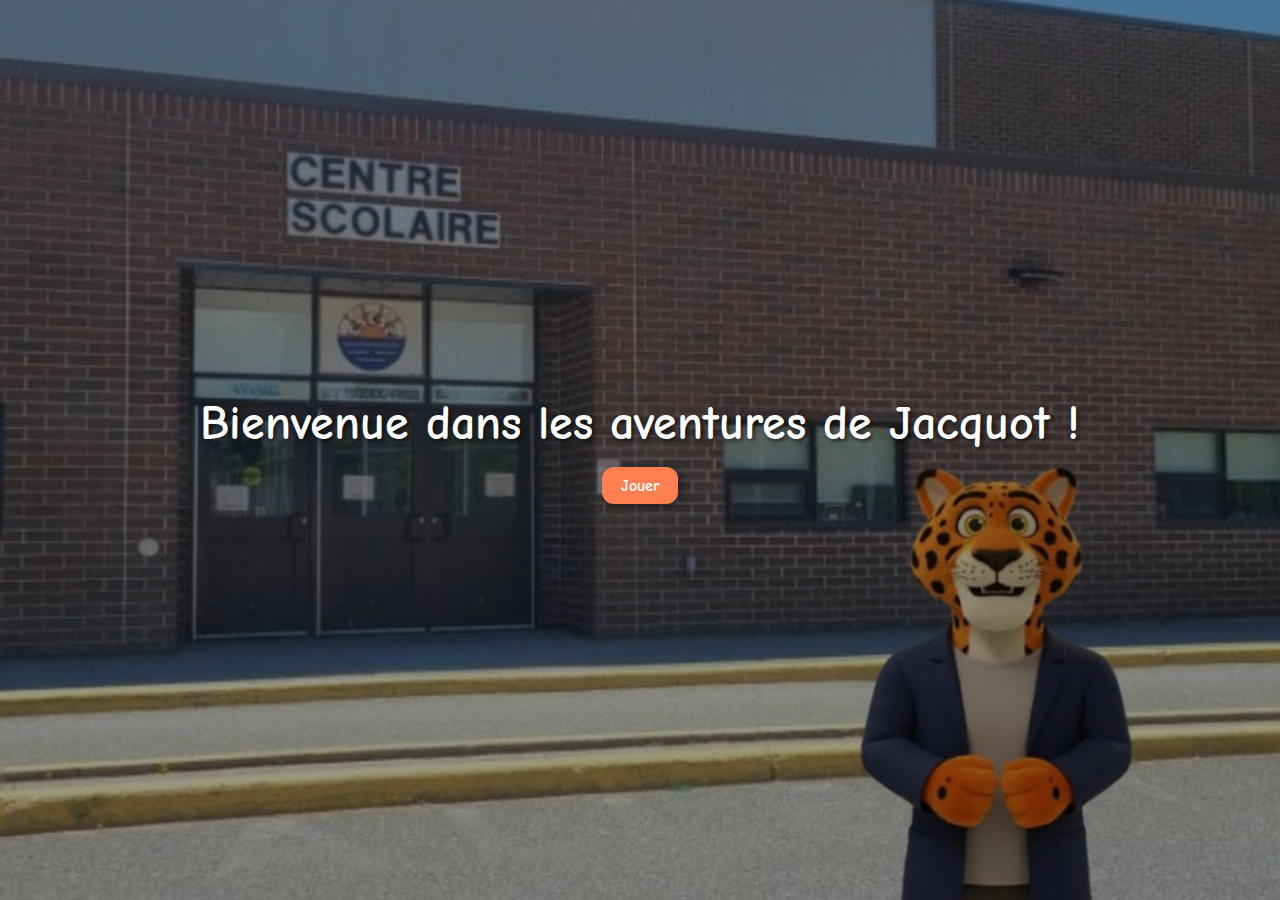
<file: index.html>
<!DOCTYPE html>
<html lang="fr">
<head>
  <meta charset="UTF-8">
  <meta name="viewport" content="width=device-width, initial-scale=1.0">
  <title>Les aventures de Jacquot</title>
  <link rel="icon" href="favicon.png" type="image/png">
  <link href="https://fonts.googleapis.com/css2?family=Comic+Neue:wght@400;700&display=swap" rel="stylesheet">
  <link rel="stylesheet" href="style.css">
</head>
<body>
  <div class="container">
    <h1>Bienvenue dans les aventures de Jacquot !</h1>
    <button class="btn" onclick="startEpisode()">Jouer</button>
  </div>

  <div class="signature">
    Fait par votre moniteur de langue - monsieur Rachid - avec ❤️
  </div>

  <script>
    function startEpisode() {
      window.location.href = "premier-episode-boussole/boussole.html"; 
    }
  </script>
</body>
</html>
</file>
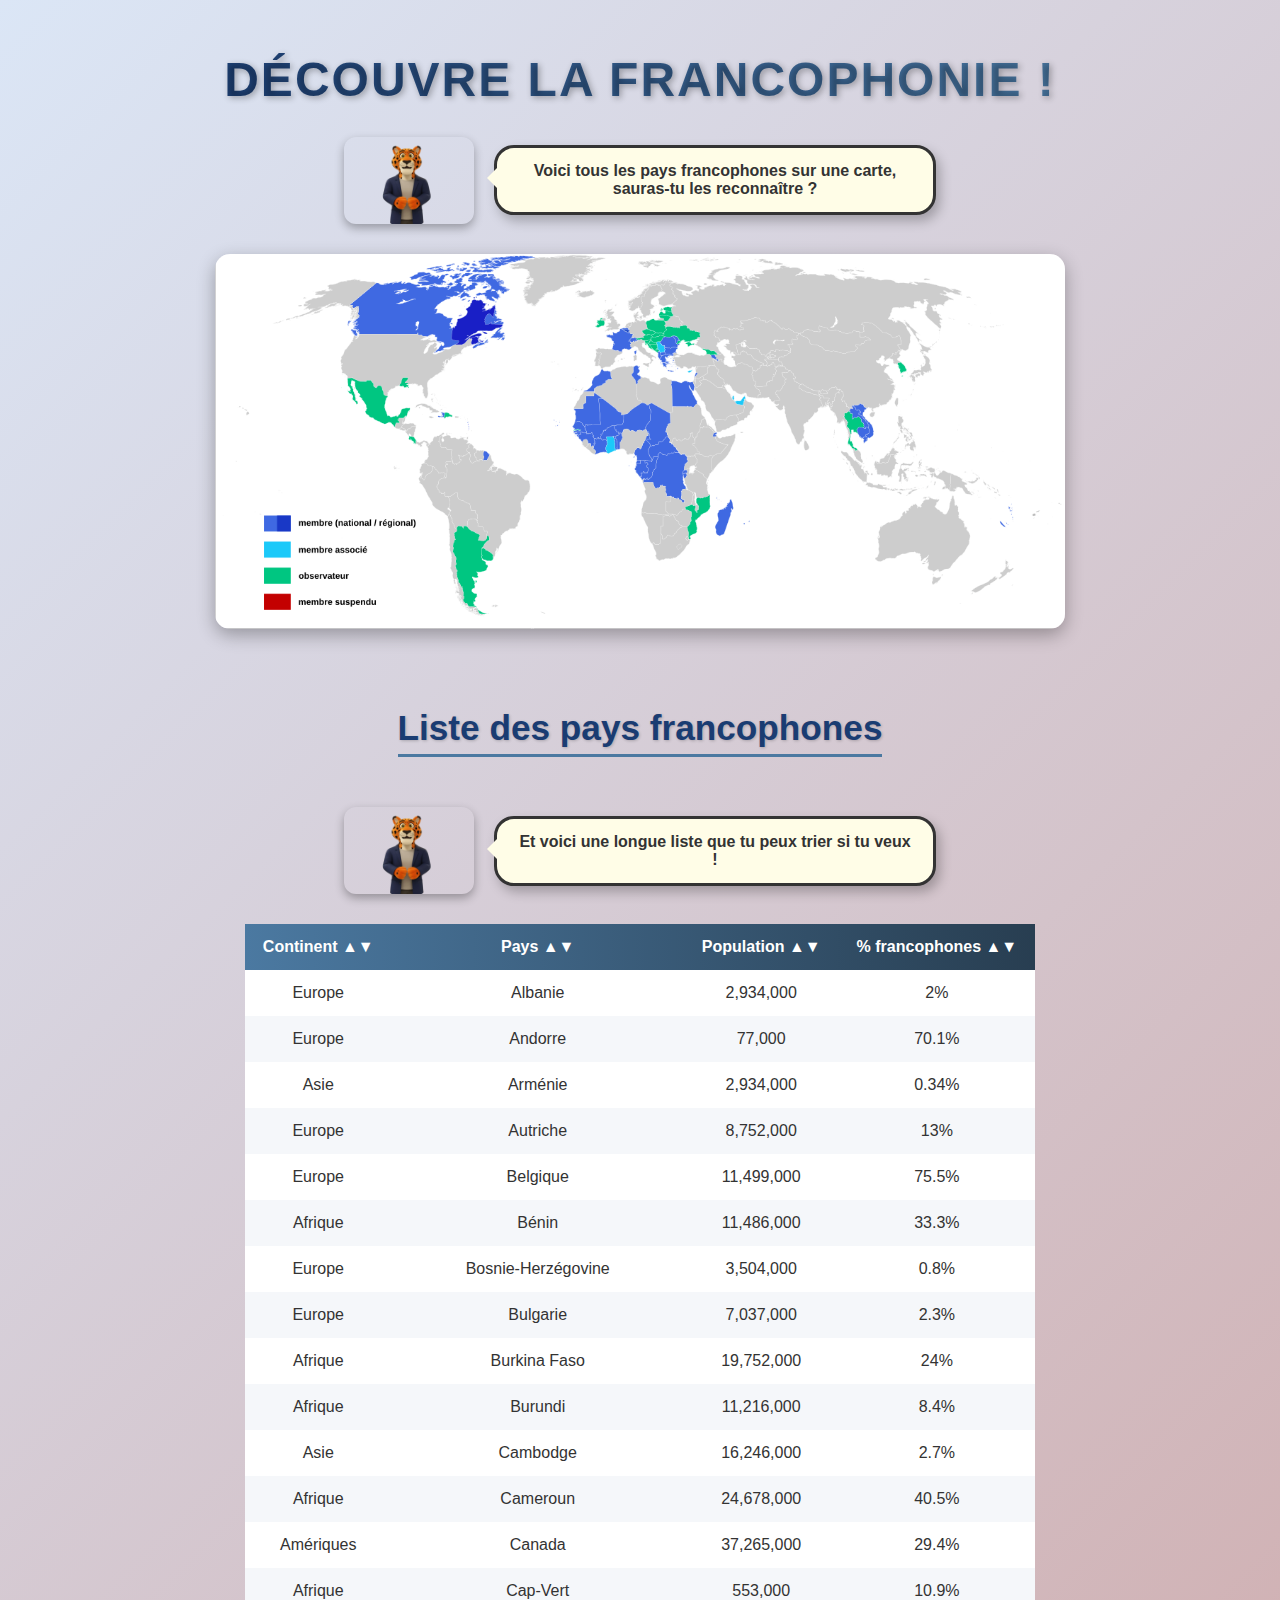
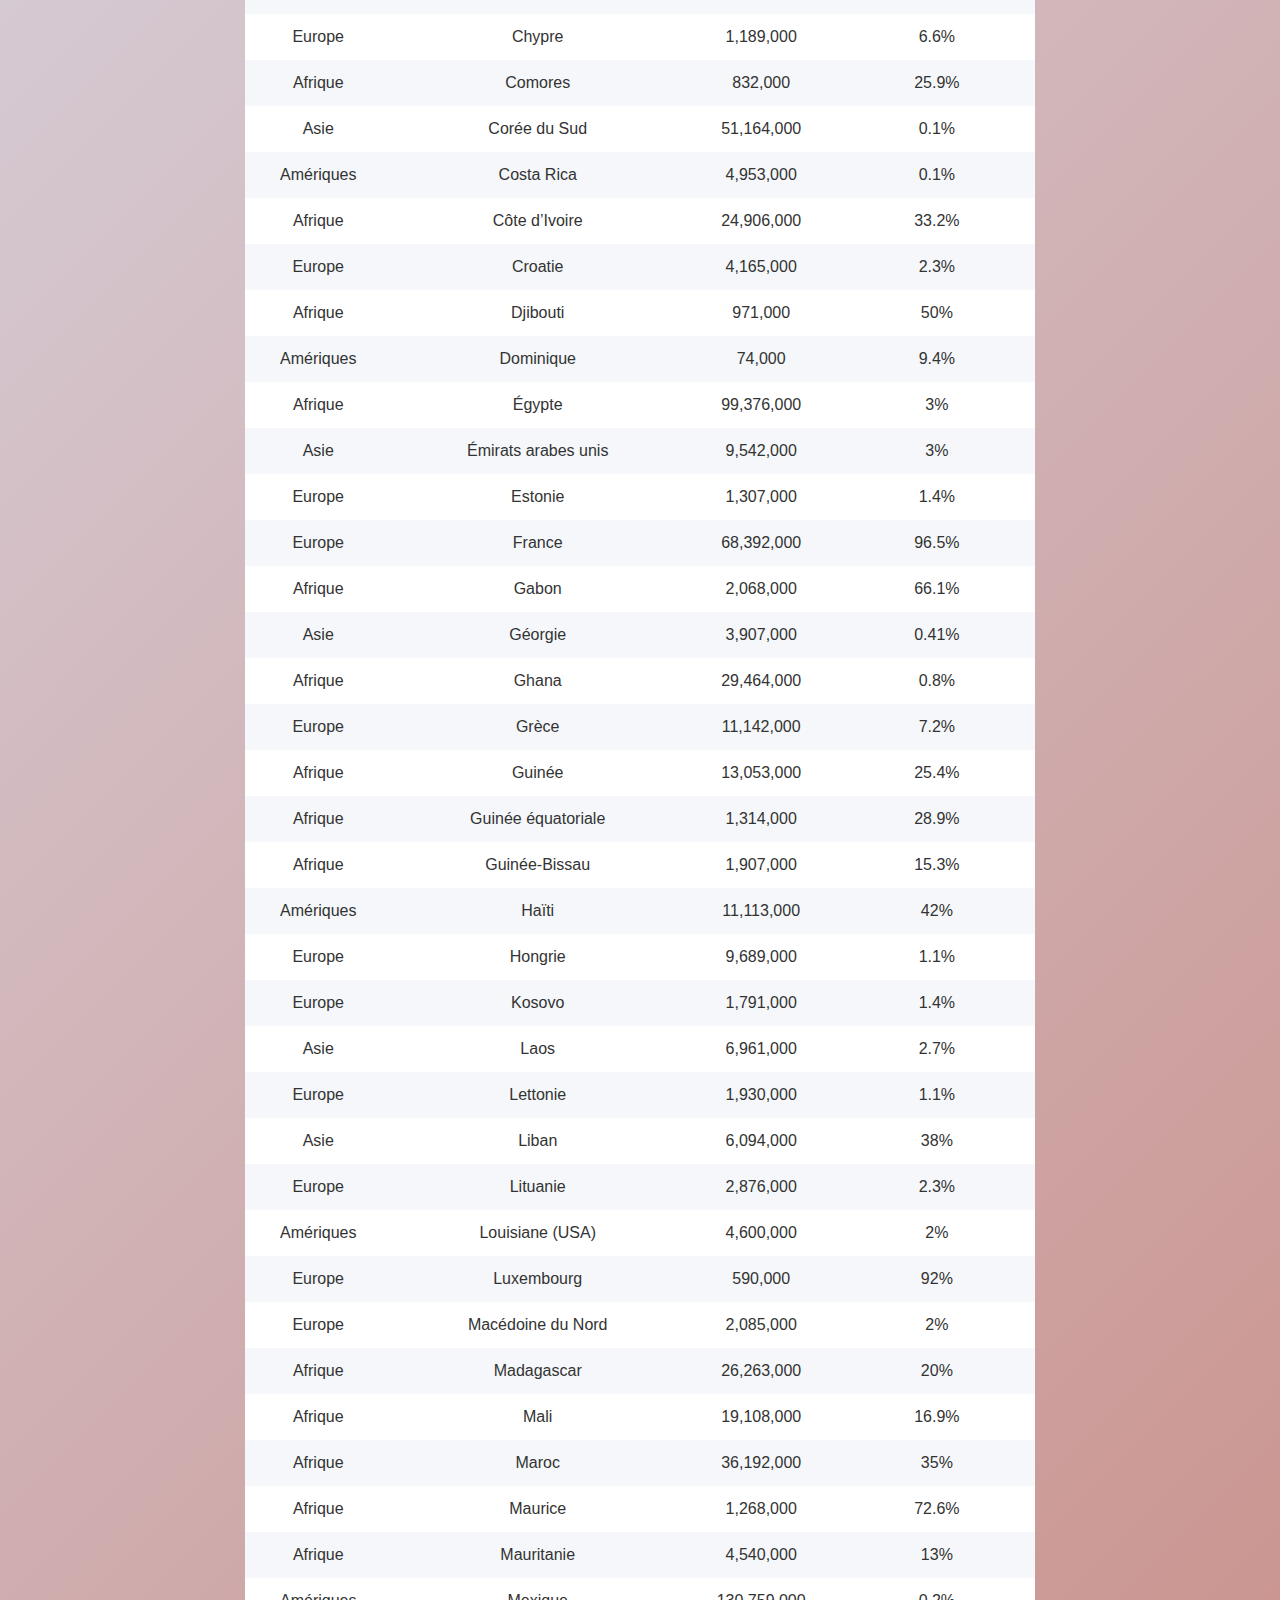
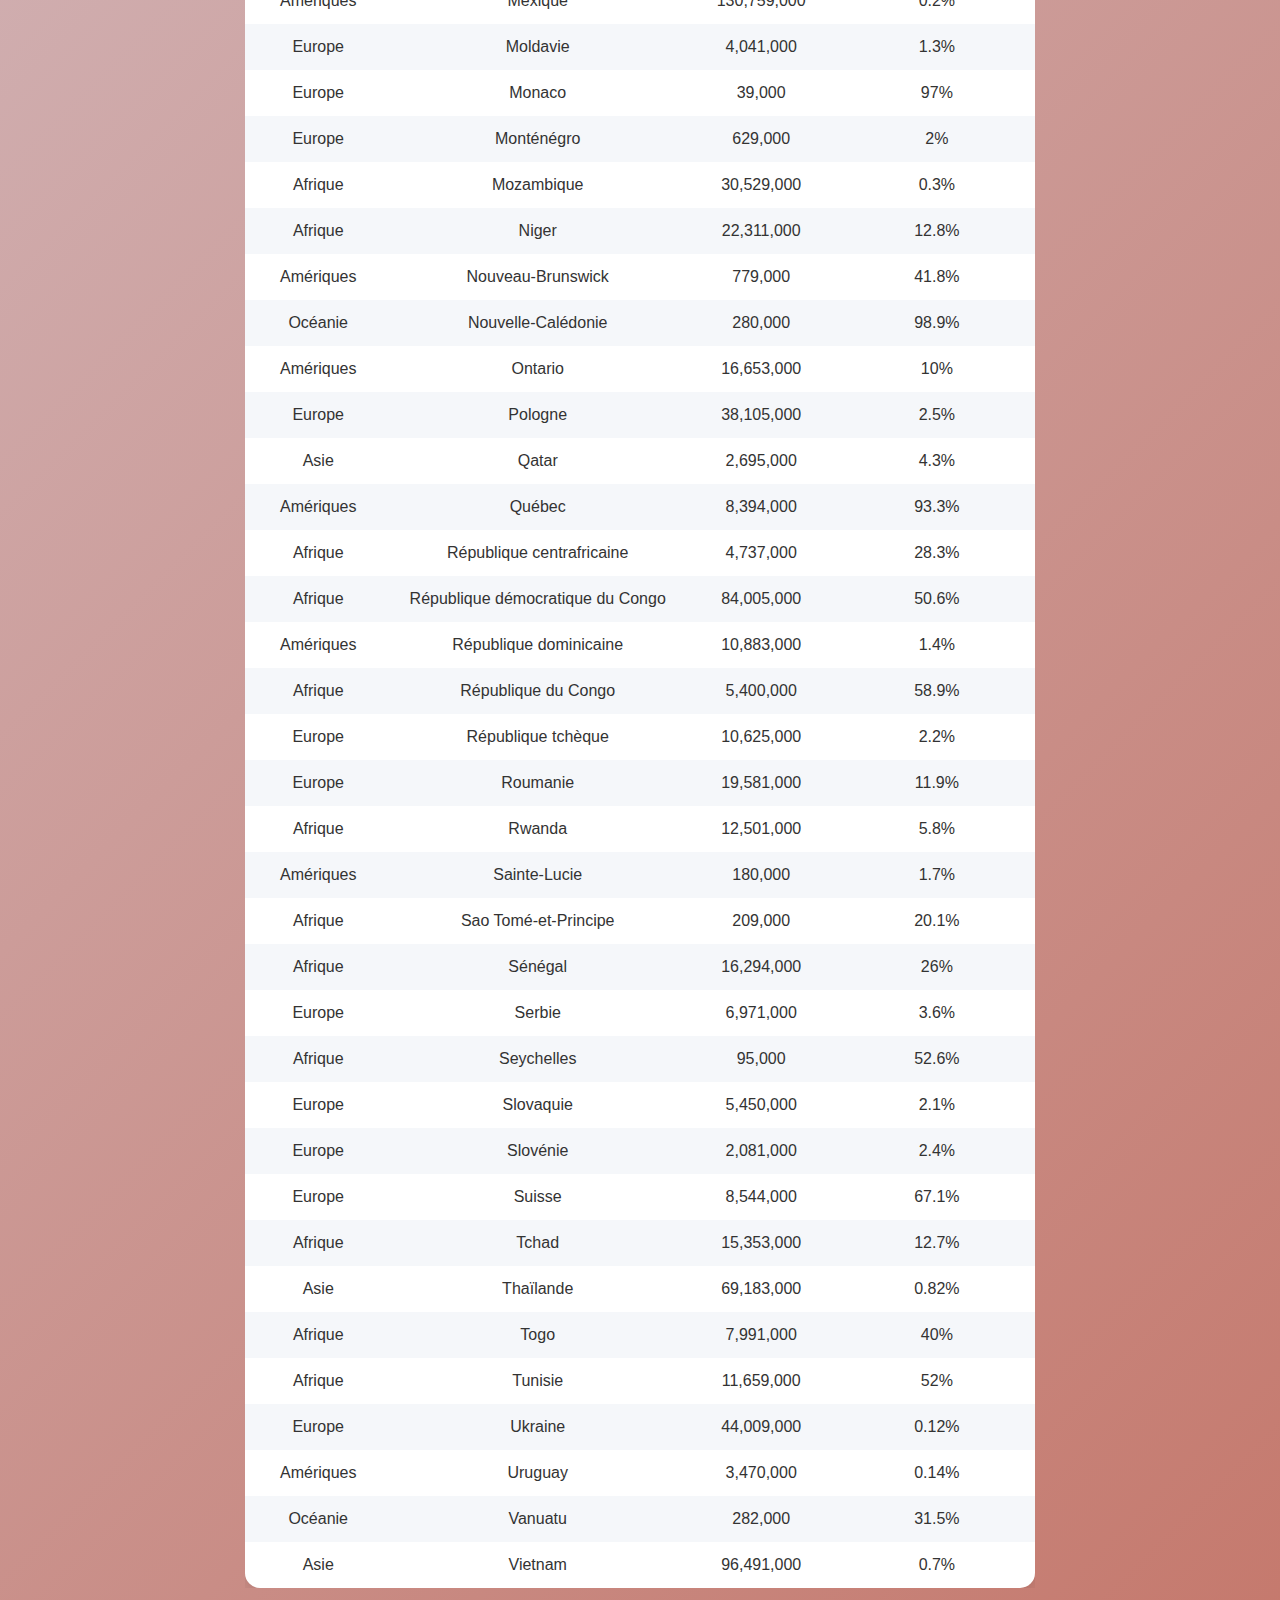
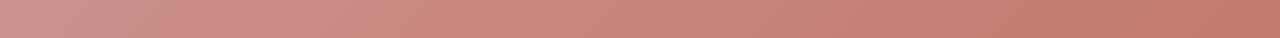
<file: deuxieme-episode-francophonie/francophonie.html>
<!DOCTYPE html>
<html lang="fr">
<head>
  <meta charset="UTF-8" />
  <meta name="viewport" content="width=device-width, initial-scale=1.0" />
  <title>Découvre la francophonie !</title>
  <link rel="stylesheet" href="francophonie.css" />
</head>
<body>
  <main class="container">
  <h1>Découvre la francophonie !</h1>

<div class="bd-block center">
  <img src="images/jacquot.png" alt="Jacquot" class="jacquot">
  <div class="speech-bubble left">
    Voici tous les pays francophones sur une carte, sauras-tu les reconnaître ?
  </div>
</div>

  <img src="images/francophonie.png"
       alt="Carte de la francophonie"
       id="carte-franco">

  <h2>Liste des pays francophones</h2>
<div class="bd-block center">
  <img src="images/jacquot.png" alt="Jacquot" class="jacquot">
  <div class="speech-bubble left">
    Et voici une longue liste que tu peux trier si tu veux !  
  </div>
</div>
  <div class="bd-block">
    <div class="table-wrapper">
      <table id="liste-pays">
        <thead>
          <tr>
            <th data-col="continent">Continent ▲▼</th>
            <th data-col="nom">Pays ▲▼</th>
            <th data-col="population">Population ▲▼</th>
            <th data-col="pourcent">% francophones ▲▼</th>
          </tr>
        </thead>
        <tbody></tbody>
      </table>

  </div>
</main>

  <script src="francophonie.js"></script>
</body>
</html>
</file>
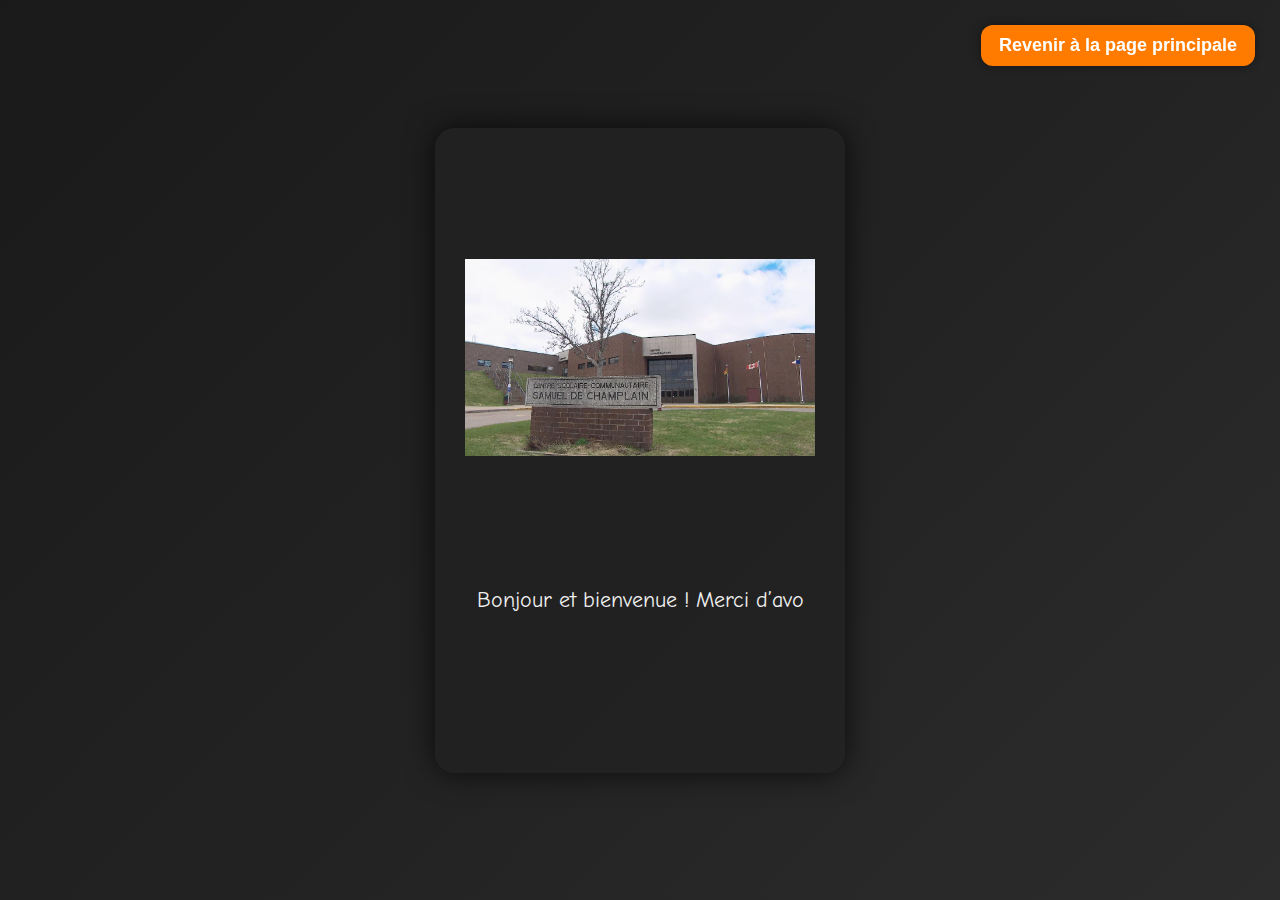
<file: premier-episode-boussole/boussole.html>
<!DOCTYPE html>
<html lang="fr">
<head>
  <meta charset="UTF-8">
  <title>Jacquot et la boussole de Champlain</title>
  <link href="https://fonts.googleapis.com/css2?family=Comic+Neue:wght@400;700&display=swap" rel="stylesheet">
  <link rel="stylesheet" href="boussole.css">
</head>
<body>

  <button id="home-button" onclick="window.location.href='../index.html'">
    Revenir à la page principale
  </button>

  <div id="game">
    <div id="character"></div>
    <div id="text"></div>
    <div id="choices"></div>
  </div>

  <script src="boussole.js"></script>
</body>
</html>
</file>
<file: deuxieme-episode-francophonie/francophonie.css>
/* ---------- Mise en page ---------- */
body {
  margin: 0;
  font-family: "Segoe UI", Roboto, sans-serif;
  background: linear-gradient(135deg, #dbe6f6, #c5796d);
  color: #333;
  display: flex;
  justify-content: center;
  padding: 20px 0;
}

.container {
  max-width: 1000px;
  width: 95%;
  text-align: center;
}

/* ---------- Titres ---------- */
h1 {
  font-size: 3rem;
  font-weight: 800;
  background: linear-gradient(90deg, #1a3c72, #4b79a1);
  -webkit-background-clip: text;
  -webkit-text-fill-color: transparent;
  text-transform: uppercase;
  letter-spacing: 2px;
  margin-bottom: 30px;
  text-shadow: 2px 2px 6px rgba(0,0,0,0.3);
}

h2 {
  font-size: 2.2rem;
  font-weight: 700;
  color: #1a3c72;
  margin: 35px 0 20px;
  display: inline-block;
  border-bottom: 3px solid #4b79a1;
  padding-bottom: 6px;
  text-shadow: 1px 1px 3px rgba(0,0,0,0.2);
}

/* ---------- Carte ---------- */
#carte-franco {
  width: 100%;
  max-width: 850px;
  height: auto;
  border-radius: 15px;
  box-shadow: 0 6px 18px rgba(0,0,0,0.3);
  margin-bottom: 40px;
  transition: transform 0.3s ease, box-shadow 0.3s ease;
}

#carte-franco:hover {
  transform: scale(1.02);
  box-shadow: 0 10px 25px rgba(0,0,0,0.4);
}

/* ---------- Tableau ---------- */
.table-wrapper {
  overflow-x: auto;
  display: flex;
  justify-content: center; /* centre le tableau */
}

table {
  width: 100%;
  max-width: 900px;
  border-collapse: collapse;
  background: #fff;
  border-radius: 15px;
  box-shadow: 0 6px 18px rgba(0,0,0,0.1);
  transition: transform 0.2s ease, box-shadow 0.2s ease;
}

table:hover {
  transform: translateY(-3px);
  box-shadow: 0 10px 20px rgba(0,0,0,0.15);
}

thead {
  background: linear-gradient(90deg, #4b79a1, #283e51);
  color: #fff;
}

th, td {
  padding: 14px 18px;
  text-align: center;
  font-size: 1rem;
}

th {
  cursor: pointer;
  user-select: none;
  font-weight: 700;
  transition: background 0.3s ease, transform 0.2s ease;
}

th:hover {
  background: rgba(255,255,255,0.2);
  transform: scale(1.05);
}

tbody tr:nth-child(even) {
  background: #f5f7fa;
}

tbody tr:hover {
  background: #e1f0ff;
  transform: scale(1.01);
}

/* ---------- BD style Jacquot ---------- */
.bd-block {
  display: flex;
  align-items: center;
  justify-content: center;
  gap: 20px;
  flex-wrap: wrap;
  margin: 30px 0;
}

.jacquot {
  width: 130px;
  height: auto;
  border-radius: 12px;
  box-shadow: 0 4px 10px rgba(0,0,0,0.3);
  animation: float 3s ease-in-out infinite;
}

@keyframes float {
  0%, 100% { transform: translateY(0); }
  50% { transform: translateY(-8px); }
}

.speech-bubble {
  background: #fffde7;
  border: 3px solid #333;
  border-radius: 20px;
  padding: 14px 18px;
  position: relative;
  max-width: 400px;
  font-weight: 600;
  box-shadow: 4px 6px 12px rgba(0,0,0,0.25);
  font-size: 1rem;
  transition: transform 0.2s ease, box-shadow 0.2s ease;
}

.speech-bubble:hover {
  transform: translateY(-2px);
  box-shadow: 6px 8px 16px rgba(0,0,0,0.3);
}

/* Flèche à gauche pour Jacquot */
.speech-bubble.left::after {
  content: "";
  position: absolute;
  top: 20px;
  left: -20px;
  border-width: 10px;
  border-style: solid;
  border-color: transparent #fffde7 transparent transparent;
}

/* ---------- Adapté aux écrans mobiles ---------- */
@media (max-width: 700px) {
  .bd-block {
    flex-direction: column;
    align-items: center;
  }

  .speech-bubble {
    max-width: 90%;
    text-align: center;
  }

  .speech-bubble.left::after {
    left: 50%;
    top: -15px;
    transform: translateX(-50%);
    border-width: 15px 10px 0 10px;
    border-color: #fffde7 transparent transparent transparent;
  }

  th, td {
    padding: 10px 12px;
    font-size: 0.9rem;
  }

  h1 {
    font-size: 2.2rem;
  }

  h2 {
    font-size: 1.8rem;
  }
}
</file>
<file: premier-episode-boussole/boussole.css>
/* 🌌 Arrière-plan général */
body {
  background: linear-gradient(135deg, #1a1a1a, #222, #2c2c2c);
  color: #f0f0f0;
  font-family: 'Comic Neue', sans-serif;
  display: flex;
  justify-content: center;
  align-items: center;
  height: 100vh;
  margin: 0;
}

/* 🪄 Conteneur principal */
#game {
  max-width: 720px;
  padding: 30px;
  background: rgba(34, 34, 34, 0.95);
  border-radius: 20px;
  box-shadow: 0 0 30px rgba(0,0,0,0.7);
  text-align: center;
  animation: fadeIn 1s ease;
}

/* 💬 Zone de texte */
#text {
  font-size: 22px;
  line-height: 1.6;
  margin-bottom: 20px;
  min-height: 140px;
}

/* 🎉 Quand il y a un GIF → pas de marge inutile */
#text:has(img) {
  min-height: 0;
  margin: 0;
  padding: 0;
}

/* 🔘 Boutons */
button {
  background: #ff7b00;
  border: none;
  padding: 14px 28px;
  margin: 10px;
  border-radius: 12px;
  cursor: pointer;
  color: white;
  font-size: 20px;
  font-weight: bold;
  transition: transform 0.2s ease, background 0.3s ease;
}

button:hover {
  background: #ff9500;
  transform: scale(1.1);
}

/* 🖼️ Zone personnage */
#character {
  width: 350px;
  height: 400px;
  margin: 0 auto 25px auto;
  background-size: contain;
  background-repeat: no-repeat;
  background-position: center;
  opacity: 0;                      /* caché par défaut */
  transform: translateY(30px);
  transition: opacity 0.8s ease, transform 0.8s ease;
}
#character.visible {
  opacity: 1;                      /* rendu visible */
  transform: translateY(0);
}

/* ✨ Animations */
@keyframes fadeIn {
  from { opacity: 0; transform: scale(0.95); }
  to { opacity: 1; transform: scale(1); }
}

/* ===== Bouton retour Accueil ===== */
#home-button {
  position: fixed;
  top: 15px;
  right: 15px;
  z-index: 1000;
  background: #ff7b00;
  color: #fff;
  border: none;
  padding: 10px 18px;
  border-radius: 12px;
  font-size: 18px;
  font-weight: bold;
  cursor: pointer;
  box-shadow: 0 0 8px rgba(0,0,0,0.4);
  transition: background 0.3s, transform 0.2s;
}

#home-button:hover {
  background: #ff9500;
  transform: scale(1.05);
}
</file>
<file: style.css>
/* Reset basique */
* {
  margin: 0;
  padding: 0;
  box-sizing: border-box;
  font-family: 'Comic Neue', sans-serif;
}

/* ===== Body ===== */
body {
  min-height: 100vh;
  display: flex;
  justify-content: center;       /* centre verticalement */
  align-items: center;           /* centre horizontalement */
  background: url('jacquot-cscsc.jpg') no-repeat center center;
  background-size: cover;        /* plein écran sur PC */
  background-color: #000;
  position: relative;
  overflow: hidden;
  color: #fff;
  padding: 0;
}

/* Overlay pour lisibilité du texte */
body::before {
  content: '';
  position: absolute;
  top: 0;
  left: 0;
  width: 100%;
  height: 100%;
  background-color: rgba(0, 0, 0, 0.4);
  z-index: 1;
}

/* ===== Conteneur ===== */
.container {
  position: relative;
  z-index: 2;
  display: flex;
  flex-direction: column;       /* empile titre et bouton */
  align-items: center;          /* centre horizontalement */
  text-align: center;
  gap: 1rem;                    /* espace entre titre et bouton */
}

/* ===== Titre ===== */
h1 {
  font-size: 3rem;
  text-shadow: 2px 2px 5px rgba(0,0,0,0.7);
}

/* ===== Bouton ===== */
.btn {
  padding: 0.6rem 1.2rem;
  font-size: 1rem;
  color: #fff;
  background-color: #ff7f50;
  border: none;
  border-radius: 12px;
  cursor: pointer;
  transition: 0.3s;
  box-shadow: 2px 2px 8px rgba(0,0,0,0.5);
  font-weight: bold;
}

.btn:hover {
  background-color: #ff6347;
  transform: scale(1.05);
}

/* ===== Signature ===== */
.signature {
  position: fixed;
  bottom: 20px;
  left: 50%;
  transform: translateX(-50%);
  color: #eee;
  font-weight: bold;
  font-size: 0.9rem;
  padding: 5px 15px;
  border-radius: 12px;
  text-align: center;
  text-shadow: 2px 2px 4px rgba(0,0,0,0.6);
  box-shadow: 0 4px 10px rgba(0,0,0,0.2);
  z-index: 5;
  opacity: 0;
  animation: fadeIn 2s forwards;
}

@keyframes fadeIn {
  to { opacity: 1; }
}

/* ===== Responsive ===== */
@media (max-width: 768px) {
  body {
    background-size: contain;        /* image entière visible */
    background-position: center center;
  }

  h1 {
    font-size: 2rem;
  }

  .btn {
    font-size: 0.9rem;
    padding: 0.5rem 1rem;
  }

  .signature {
    font-size: 0.8rem;
  }
}
</file>
